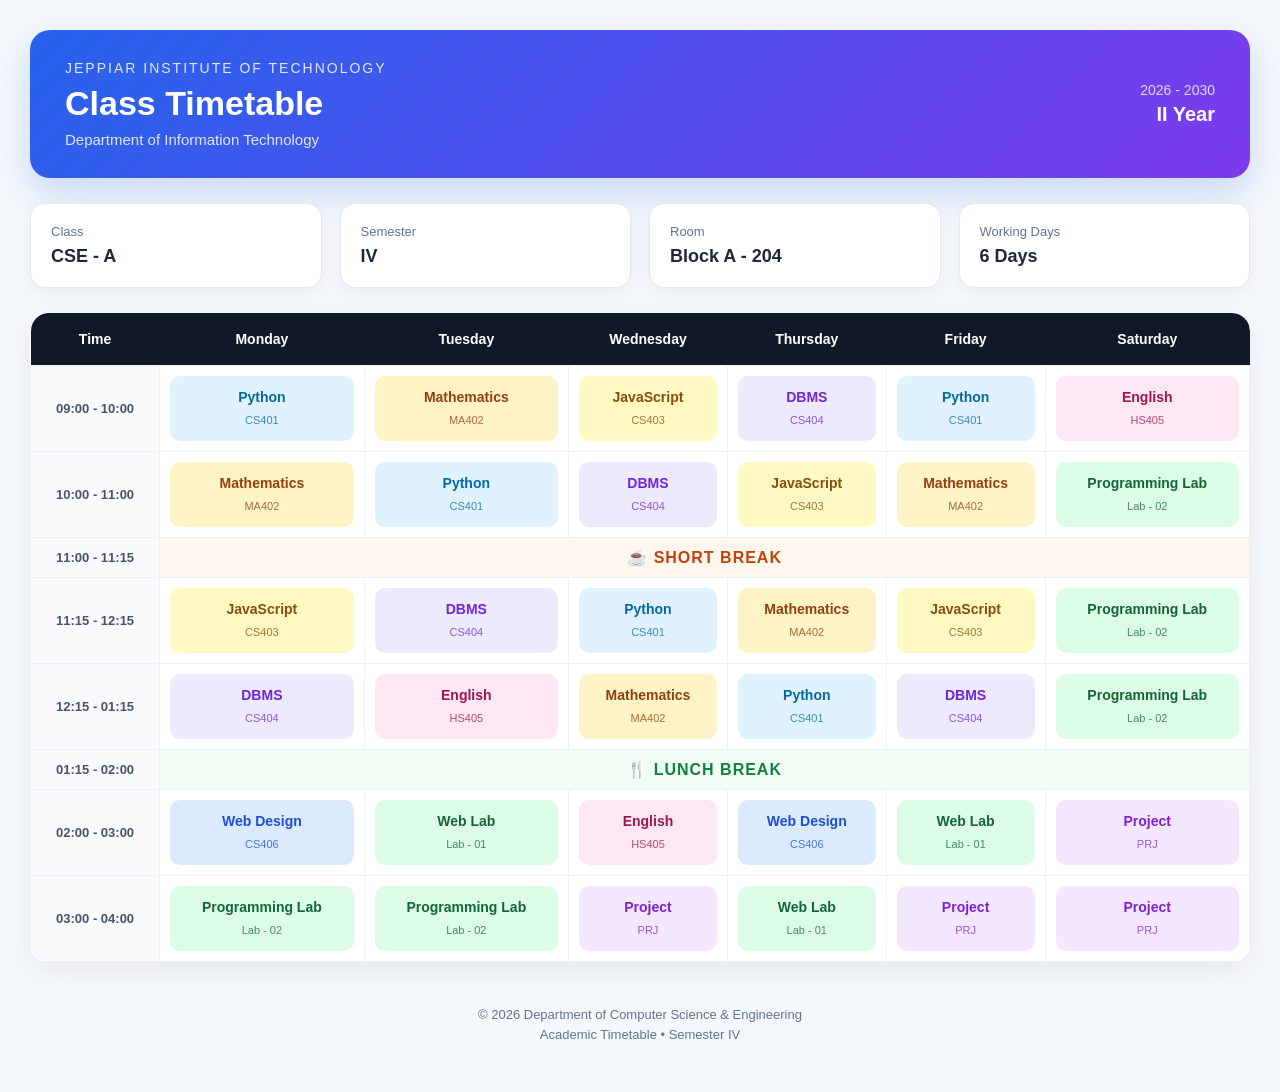
<file: index.html>
<!DOCTYPE html>
<html lang="en">
<head>
    <meta charset="UTF-8">
    <meta name="viewport" content="width=device-width, initial-scale=1.0">

    <title>College Timetable</title>

    <link rel="stylesheet" href="time.css">
</head>

<body>

    <div class="container">

        <!-- Header -->
        <header>
            <div>
                <p class="college-name">JEPPIAR INSTITUTE OF TECHNOLOGY</p>
                <h1>Class Timetable</h1>
                <p class="subtitle">Department of Information Technology</p>
            </div>

            <div class="year">
                <span>2026 - 2030</span>
                <strong>II Year</strong>
            </div>
        </header>


        <!-- Info Cards -->
        <div class="info-container">

            <div class="info-card">
                <span>Class</span>
                <strong>CSE - A</strong>
            </div>

            <div class="info-card">
                <span>Semester</span>
                <strong>IV</strong>
            </div>

            <div class="info-card">
                <span>Room</span>
                <strong>Block A - 204</strong>
            </div>

            <div class="info-card">
                <span>Working Days</span>
                <strong>6 Days</strong>
            </div>

        </div>


        <!-- Timetable -->
        <div class="table-container">

            <table>

                <thead>
                    <tr>
                        <th>Time</th>
                        <th>Monday</th>
                        <th>Tuesday</th>
                        <th>Wednesday</th>
                        <th>Thursday</th>
                        <th>Friday</th>
                        <th>Saturday</th>
                    </tr>
                </thead>

                <tbody>

                    <tr>
                        <td class="time">09:00 - 10:00</td>

                        <td>
                            <div class="subject python">
                                <strong>Python</strong>
                                <small>CS401</small>
                            </div>
                        </td>

                        <td>
                            <div class="subject maths">
                                <strong>Mathematics</strong>
                                <small>MA402</small>
                            </div>
                        </td>

                        <td>
                            <div class="subject js">
                                <strong>JavaScript</strong>
                                <small>CS403</small>
                            </div>
                        </td>

                        <td>
                            <div class="subject dbms">
                                <strong>DBMS</strong>
                                <small>CS404</small>
                            </div>
                        </td>

                        <td>
                            <div class="subject python">
                                <strong>Python</strong>
                                <small>CS401</small>
                            </div>
                        </td>

                        <td>
                            <div class="subject english">
                                <strong>English</strong>
                                <small>HS405</small>
                            </div>
                        </td>
                    </tr>


                    <tr>
                        <td class="time">10:00 - 11:00</td>

                        <td>
                            <div class="subject maths">
                                <strong>Mathematics</strong>
                                <small>MA402</small>
                            </div>
                        </td>

                        <td>
                            <div class="subject python">
                                <strong>Python</strong>
                                <small>CS401</small>
                            </div>
                        </td>

                        <td>
                            <div class="subject dbms">
                                <strong>DBMS</strong>
                                <small>CS404</small>
                            </div>
                        </td>

                        <td>
                            <div class="subject js">
                                <strong>JavaScript</strong>
                                <small>CS403</small>
                            </div>
                        </td>

                        <td>
                            <div class="subject maths">
                                <strong>Mathematics</strong>
                                <small>MA402</small>
                            </div>
                        </td>

                        <td>
                            <div class="subject lab">
                                <strong>Programming Lab</strong>
                                <small>Lab - 02</small>
                            </div>
                        </td>
                    </tr>


                    <!-- Break -->
                    <tr>
                        <td class="time">11:00 - 11:15</td>

                        <td colspan="6" class="break">
                            ☕ SHORT BREAK
                        </td>
                    </tr>


                    <tr>
                        <td class="time">11:15 - 12:15</td>

                        <td>
                            <div class="subject js">
                                <strong>JavaScript</strong>
                                <small>CS403</small>
                            </div>
                        </td>

                        <td>
                            <div class="subject dbms">
                                <strong>DBMS</strong>
                                <small>CS404</small>
                            </div>
                        </td>

                        <td>
                            <div class="subject python">
                                <strong>Python</strong>
                                <small>CS401</small>
                            </div>
                        </td>

                        <td>
                            <div class="subject maths">
                                <strong>Mathematics</strong>
                                <small>MA402</small>
                            </div>
                        </td>

                        <td>
                            <div class="subject js">
                                <strong>JavaScript</strong>
                                <small>CS403</small>
                            </div>
                        </td>

                        <td>
                            <div class="subject lab">
                                <strong>Programming Lab</strong>
                                <small>Lab - 02</small>
                            </div>
                        </td>
                    </tr>


                    <tr>
                        <td class="time">12:15 - 01:15</td>

                        <td>
                            <div class="subject dbms">
                                <strong>DBMS</strong>
                                <small>CS404</small>
                            </div>
                        </td>

                        <td>
                            <div class="subject english">
                                <strong>English</strong>
                                <small>HS405</small>
                            </div>
                        </td>

                        <td>
                            <div class="subject maths">
                                <strong>Mathematics</strong>
                                <small>MA402</small>
                            </div>
                        </td>

                        <td>
                            <div class="subject python">
                                <strong>Python</strong>
                                <small>CS401</small>
                            </div>
                        </td>

                        <td>
                            <div class="subject dbms">
                                <strong>DBMS</strong>
                                <small>CS404</small>
                            </div>
                        </td>

                        <td>
                            <div class="subject lab">
                                <strong>Programming Lab</strong>
                                <small>Lab - 02</small>
                            </div>
                        </td>
                    </tr>


                    <!-- Lunch -->
                    <tr>
                        <td class="time">01:15 - 02:00</td>

                        <td colspan="6" class="lunch">
                            🍴 LUNCH BREAK
                        </td>
                    </tr>


                    <tr>
                        <td class="time">02:00 - 03:00</td>

                        <td>
                            <div class="subject web">
                                <strong>Web Design</strong>
                                <small>CS406</small>
                            </div>
                        </td>

                        <td>
                            <div class="subject lab">
                                <strong>Web Lab</strong>
                                <small>Lab - 01</small>
                            </div>
                        </td>

                        <td>
                            <div class="subject english">
                                <strong>English</strong>
                                <small>HS405</small>
                            </div>
                        </td>

                        <td>
                            <div class="subject web">
                                <strong>Web Design</strong>
                                <small>CS406</small>
                            </div>
                        </td>

                        <td>
                            <div class="subject lab">
                                <strong>Web Lab</strong>
                                <small>Lab - 01</small>
                            </div>
                        </td>

                        <td>
                            <div class="subject project">
                                <strong>Project</strong>
                                <small>PRJ</small>
                            </div>
                        </td>
                    </tr>


                    <tr>
                        <td class="time">03:00 - 04:00</td>

                        <td>
                            <div class="subject lab">
                                <strong>Programming Lab</strong>
                                <small>Lab - 02</small>
                            </div>
                        </td>

                        <td>
                            <div class="subject lab">
                                <strong>Programming Lab</strong>
                                <small>Lab - 02</small>
                            </div>
                        </td>

                        <td>
                            <div class="subject project">
                                <strong>Project</strong>
                                <small>PRJ</small>
                            </div>
                        </td>

                        <td>
                            <div class="subject lab">
                                <strong>Web Lab</strong>
                                <small>Lab - 01</small>
                            </div>
                        </td>

                        <td>
                            <div class="subject project">
                                <strong>Project</strong>
                                <small>PRJ</small>
                            </div>
                        </td>

                        <td>
                            <div class="subject project">
                                <strong>Project</strong>
                                <small>PRJ</small>
                            </div>
                        </td>
                    </tr>

                </tbody>

            </table>

        </div>


        <!-- Footer -->
        <footer>
            <p>© 2026 Department of Computer Science & Engineering</p>
            <p>Academic Timetable • Semester IV</p>
        </footer>

    </div>

</body>
</html>
</file>
<file: time.css>
* {
    margin: 0;
    padding: 0;
    box-sizing: border-box;
}

body {
    font-family: Arial, sans-serif;
    background: #f4f7fb;
    color: #1e293b;
    padding: 30px;
}

/* Main Container */
.container {
    width: 100%;
    max-width: 1400px;
    margin: auto;
}

/* Header */
header {
    background: linear-gradient(135deg, #2563eb, #7c3aed);
    color: white;
    padding: 30px 35px;
    border-radius: 20px;
    display: flex;
    justify-content: space-between;
    align-items: center;
    box-shadow: 0 15px 35px rgba(37, 99, 235, 0.2);
}

.college-name {
    font-size: 14px;
    letter-spacing: 2px;
    opacity: 0.85;
    margin-bottom: 8px;
}

h1 {
    font-size: 34px;
    margin-bottom: 8px;
}

.subtitle {
    font-size: 15px;
    opacity: 0.85;
}

.year {
    text-align: right;
}

.year span {
    display: block;
    font-size: 14px;
    opacity: 0.8;
    margin-bottom: 5px;
}

.year strong {
    font-size: 20px;
}

/* Info Cards */
.info-container {
    display: grid;
    grid-template-columns: repeat(4, 1fr);
    gap: 18px;
    margin: 25px 0;
}

.info-card {
    background: white;
    padding: 20px;
    border-radius: 15px;
    border: 1px solid #e5e7eb;
    box-shadow: 0 5px 20px rgba(0, 0, 0, 0.05);
}

.info-card span {
    display: block;
    color: #64748b;
    font-size: 13px;
    margin-bottom: 7px;
}

.info-card strong {
    font-size: 18px;
}

/* Table */
.table-container {
    background: white;
    border-radius: 18px;
    overflow-x: auto;
    -webkit-overflow-scrolling: touch;
    box-shadow: 0 10px 30px rgba(0, 0, 0, 0.06);
}

table {
    width: 100%;
    min-width: 900px;
    border-collapse: collapse;
}

/* Table Header */
thead th {
    background: #111827;
    color: white;
    padding: 18px 12px;
    font-size: 14px;
    font-weight: 600;
    white-space: nowrap;
}

thead th:first-child {
    border-top-left-radius: 18px;
}

thead th:last-child {
    border-top-right-radius: 18px;
}

/* Table Cells */
td {
    border: 1px solid #eef0f4;
    padding: 10px;
    text-align: center;
}

.time {
    background: #f8fafc;
    font-size: 13px;
    font-weight: bold;
    color: #475569;
    white-space: nowrap;
}

/* Subject Cards */
.subject {
    padding: 13px 8px;
    border-radius: 10px;
    transition: 0.25s ease;
    cursor: pointer;
    min-width: 100px;
}

.subject:hover {
    transform: translateY(-3px);
    box-shadow: 0 6px 15px rgba(0, 0, 0, 0.12);
}

.subject strong {
    display: block;
    font-size: 14px;
    margin-bottom: 5px;
}

.subject small {
    font-size: 11px;
    opacity: 0.75;
}

/* Subject Colors */
.python {
    background: #e0f2fe;
    color: #0369a1;
}

.maths {
    background: #fef3c7;
    color: #92400e;
}

.js {
    background: #fef9c3;
    color: #854d0e;
}

.dbms {
    background: #ede9fe;
    color: #6d28d9;
}

.english {
    background: #fce7f3;
    color: #9d174d;
}

.lab {
    background: #dcfce7;
    color: #166534;
}

.web {
    background: #dbeafe;
    color: #1d4ed8;
}

.project {
    background: #f3e8ff;
    color: #7e22ce;
}

/* Break */
.break {
    background: #fff7ed;
    color: #c2410c;
    font-weight: bold;
    letter-spacing: 1px;
}

/* Lunch */
.lunch {
    background: #f0fdf4;
    color: #15803d;
    font-weight: bold;
    letter-spacing: 1px;
}

/* Footer */
footer {
    margin-top: 25px;
    padding: 20px;
    text-align: center;
    color: #64748b;
    font-size: 13px;
}

footer p:first-child {
    margin-bottom: 5px;
}


/* ========================= */
/* TABLET */
/* ========================= */

@media (max-width: 900px) {

    body {
        padding: 20px;
    }

    header {
        padding: 25px;
    }

    h1 {
        font-size: 30px;
    }

    .info-container {
        grid-template-columns: repeat(2, 1fr);
    }

    table {
        min-width: 850px;
    }
}


/* ========================= */
/* MOBILE */
/* ========================= */

@media (max-width: 600px) {

    body {
        padding: 10px;
    }

    /* Header */
    header {
        padding: 20px;
        border-radius: 15px;
        flex-direction: column;
        align-items: flex-start;
        gap: 15px;
    }

    .college-name {
        font-size: 10px;
        letter-spacing: 1.2px;
    }

    h1 {
        font-size: 25px;
        margin-bottom: 5px;
    }

    .subtitle {
        font-size: 12px;
    }

    .year {
        text-align: left;
    }

    .year span {
        font-size: 12px;
    }

    .year strong {
        font-size: 17px;
    }


    /* Info Cards */

    .info-container {
        grid-template-columns: repeat(2, 1fr);
        gap: 10px;
        margin: 15px 0;
    }

    .info-card {
        padding: 14px;
        border-radius: 12px;
    }

    .info-card span {
        font-size: 11px;
        margin-bottom: 5px;
    }

    .info-card strong {
        font-size: 14px;
    }


    /* Timetable */

    .table-container {
        border-radius: 12px;
    }

    table {
        min-width: 760px;
    }

    thead th {
        padding: 12px 8px;
        font-size: 11px;
    }

    td {
        padding: 6px;
    }

    .time {
        font-size: 10px;
    }

    .subject {
        min-width: 95px;
        padding: 10px 5px;
        border-radius: 8px;
    }

    .subject strong {
        font-size: 11px;
        margin-bottom: 3px;
    }

    .subject small {
        font-size: 9px;
    }

    .break,
    .lunch {
        font-size: 11px;
        letter-spacing: 0.5px;
    }


    /* Footer */

    footer {
        margin-top: 15px;
        padding: 15px 5px;
        font-size: 11px;
    }
}


/* ========================= */
/* VERY SMALL PHONES */
/* ========================= */

@media (max-width: 380px) {

    body {
        padding: 7px;
    }

    h1 {
        font-size: 22px;
    }

    .info-container {
        gap: 7px;
    }

    .info-card {
        padding: 11px;
    }

    .info-card strong {
        font-size: 12px;
    }

    table {
        min-width: 720px;
    }

    .subject {
        min-width: 88px;
    }
}
</file>
